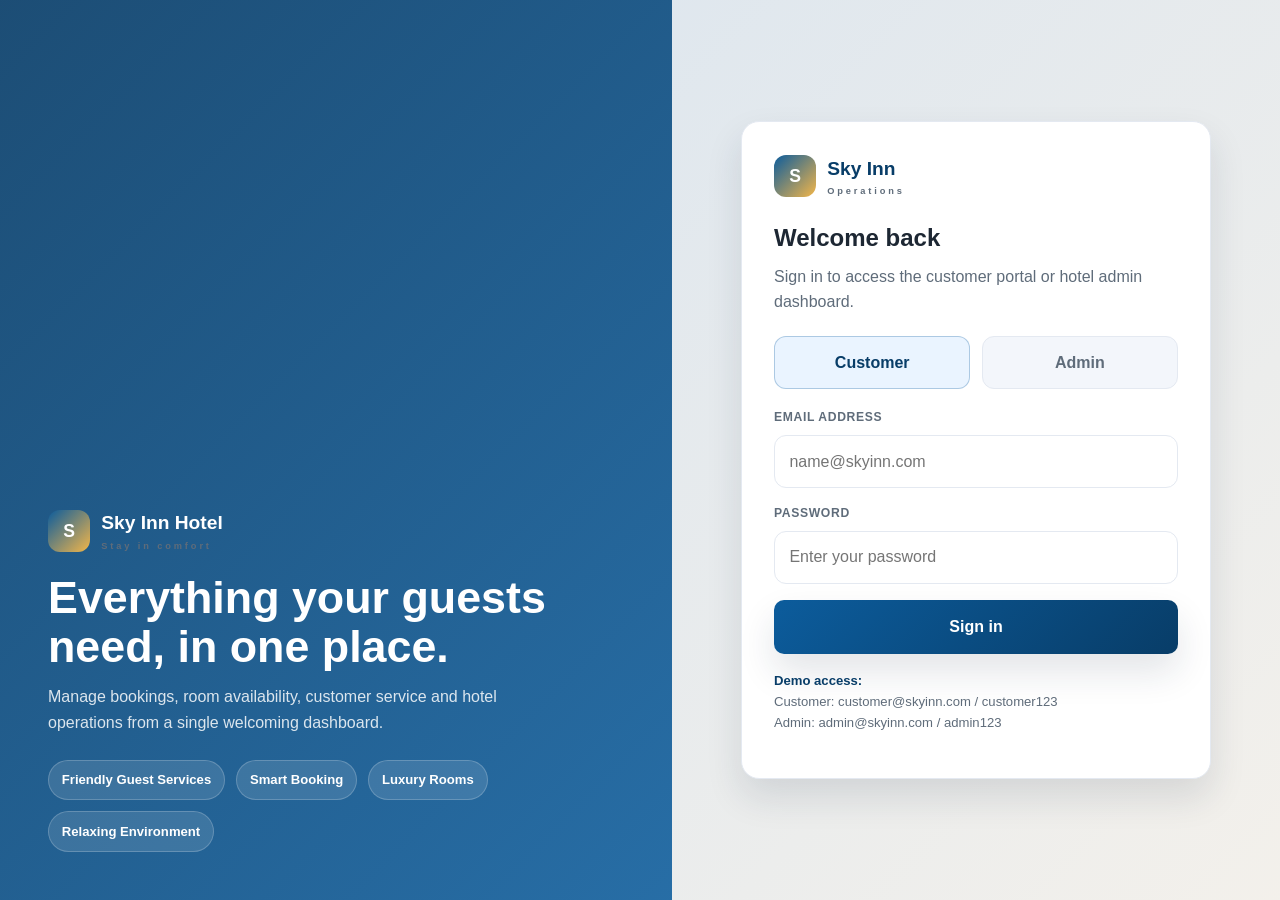
<file: index.html>
<!DOCTYPE html>
<html lang="en">
  <head>
    <meta charset="UTF-8" />
    <meta name="viewport" content="width=device-width, initial-scale=1.0" />
    <link rel="stylesheet" href="assets/css/styles.css" />
    <title>Sky Inn Hotel Login</title>
  </head>
  <body>
    <div class="login-shell">
      <div class="login-visual">
        <div class="login-visual-content">
          <div class="brand" style="color: white; margin-bottom: 1.2rem;">
            <span class="brand-mark">S</span>
            <div>
              <span>Sky Inn Hotel</span>
              <small>Stay in comfort</small>
            </div>
          </div>

          <h1>Everything your guests need, in one place.</h1>
          <p>Manage bookings, room availability, customer service and hotel operations from a single welcoming dashboard.</p>

          <div class="feature-chips">
            <span>Friendly Guest Services</span>
            <span>Smart Booking</span>
            <span>Luxury Rooms</span>
            <span>Relaxing Environment</span>
          </div>
        </div>
      </div>

      <div class="login-panel">
        <div class="login-card">
          <div class="brand" style="margin-bottom: 1rem;">
            <span class="brand-mark">S</span>
            <div>
              <span>Sky Inn</span>
              <small>Operations</small>
            </div>
          </div>

          <h2>Welcome back</h2>
          <p class="subtitle">Sign in to access the customer portal or hotel admin dashboard.</p>

          <div class="role-toggle" aria-label="Select user role">
            <label>
              <input type="radio" name="role" value="customer" checked />
              <span>Customer</span>
            </label>
            <label>
              <input type="radio" name="role" value="admin" />
              <span>Admin</span>
            </label>
          </div>

          <form id="loginForm" class="login-form">
            <div class="field-group">
              <label for="email">Email address</label>
              <input id="email" type="email" placeholder="name@skyinn.com" required />
            </div>

            <div class="field-group">
              <label for="password">Password</label>
              <input id="password" type="password" placeholder="Enter your password" required />
            </div>

            <button type="submit" class="btn primary" style="width: 100%;">Sign in</button>
          </form>

          <p class="form-note">
            <strong>Demo access:</strong><br />
            Customer: customer@skyinn.com / customer123<br />
            Admin: admin@skyinn.com / admin123
          </p>
        </div>
      </div>
    </div>

    <script src="assets/js/app.js"></script>
  </body>
</html>
</file>
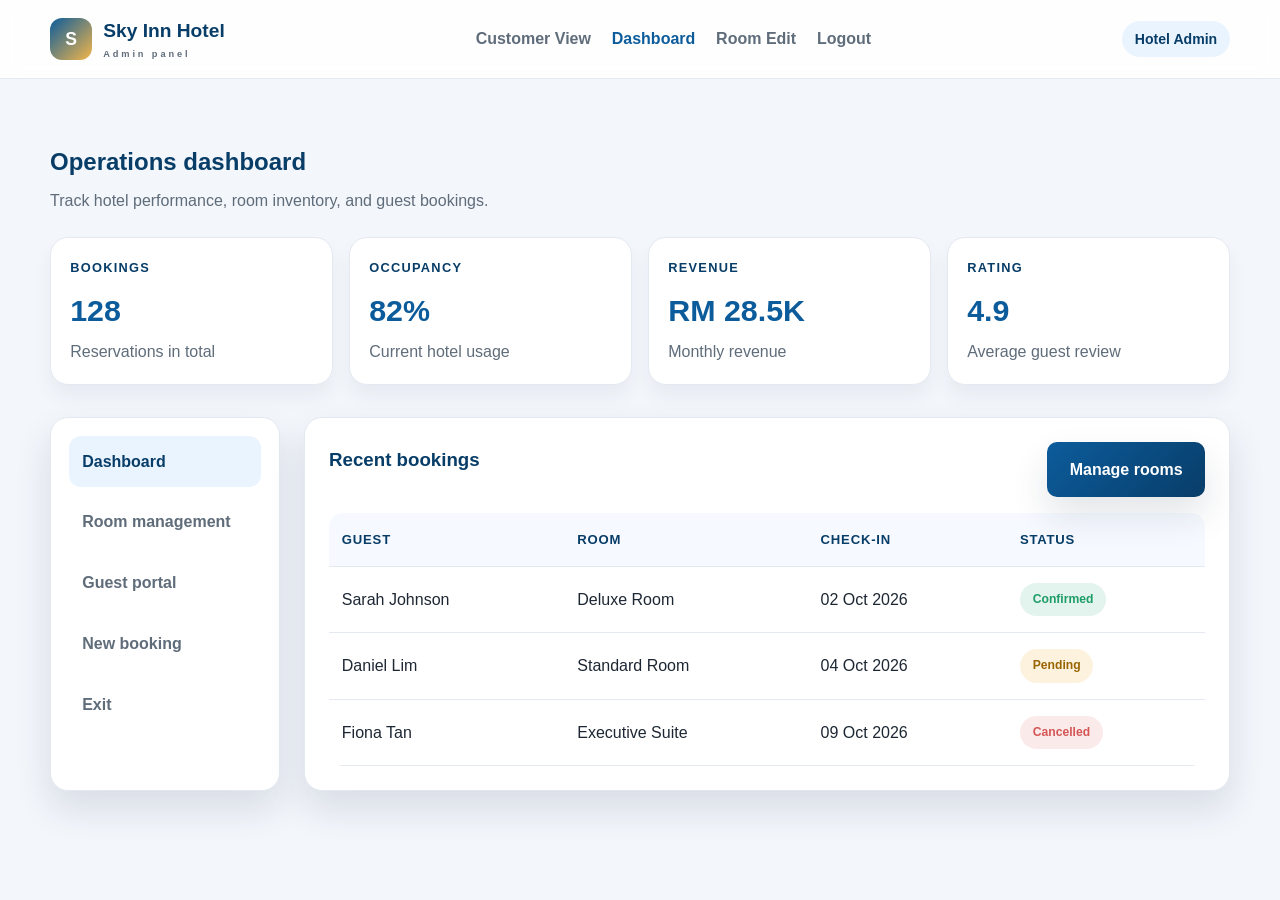
<file: admin-dashboard.html>
<!DOCTYPE html>
<html lang="en">
  <head>
    <meta charset="UTF-8" />
    <meta name="viewport" content="width=device-width, initial-scale=1.0" />
    <link rel="stylesheet" href="assets/css/styles.css" />
    <title>Sky Inn Hotel | Admin Dashboard</title>
  </head>
  <body>
    <header class="site-header">
      <div class="container navbar">
        <div class="brand">
          <span class="brand-mark">S</span>
          <div>
            <span>Sky Inn Hotel</span>
            <small>Admin panel</small>
          </div>
        </div>

        <nav class="nav-links" aria-label="main navigation">
          <a href="welcome.html">Customer View</a>
          <a href="admin-dashboard.html" class="active">Dashboard</a>
          <a href="room-edit.html">Room Edit</a>
          <a href="index.html">Logout</a>
        </nav>

        <div class="nav-meta">
          <span class="user-pill">Hotel Admin</span>
        </div>
      </div>
    </header>

    <main class="section">
      <div class="container">
        <div class="section-header">
          <div>
            <h2>Operations dashboard</h2>
            <p>Track hotel performance, room inventory, and guest bookings.</p>
          </div>
        </div>

        <div class="stat-grid">
          <div class="stat-box">
            <h4>Bookings</h4>
            <strong>128</strong>
            <p>Reservations in total</p>
          </div>

          <div class="stat-box">
            <h4>Occupancy</h4>
            <strong>82%</strong>
            <p>Current hotel usage</p>
          </div>

          <div class="stat-box">
            <h4>Revenue</h4>
            <strong>RM 28.5K</strong>
            <p>Monthly revenue</p>
          </div>

          <div class="stat-box">
            <h4>Rating</h4>
            <strong>4.9</strong>
            <p>Average guest review</p>
          </div>
        </div>

        <div class="admin-layout">
          <aside class="sidebar">
            <nav>
              <a href="admin-dashboard.html" class="active">Dashboard</a>
              <a href="room-edit.html">Room management</a>
              <a href="welcome.html">Guest portal</a>
              <a href="booking.html">New booking</a>
              <a href="index.html">Exit</a>
            </nav>
          </aside>

          <div class="admin-card">
            <div class="inline-box">
              <h3>Recent bookings</h3>
              <a class="btn primary" href="room-edit.html">Manage rooms</a>
            </div>

            <div class="table-wrap">
              <table>
                <thead>
                  <tr>
                    <th>Guest</th>
                    <th>Room</th>
                    <th>Check-in</th>
                    <th>Status</th>
                  </tr>
                </thead>
                <tbody>
                  <tr>
                    <td>Sarah Johnson</td>
                    <td>Deluxe Room</td>
                    <td>02 Oct 2026</td>
                    <td><span class="badge confirmed">Confirmed</span></td>
                  </tr>
                  <tr>
                    <td>Daniel Lim</td>
                    <td>Standard Room</td>
                    <td>04 Oct 2026</td>
                    <td><span class="badge pending">Pending</span></td>
                  </tr>
                  <tr>
                    <td>Fiona Tan</td>
                    <td>Executive Suite</td>
                    <td>09 Oct 2026</td>
                    <td><span class="badge cancelled">Cancelled</span></td>
                  </tr>
                </tbody>
              </table>
            </div>
          </div>
        </div>
      </div>
    </main>
  </body>
</html>
</file>
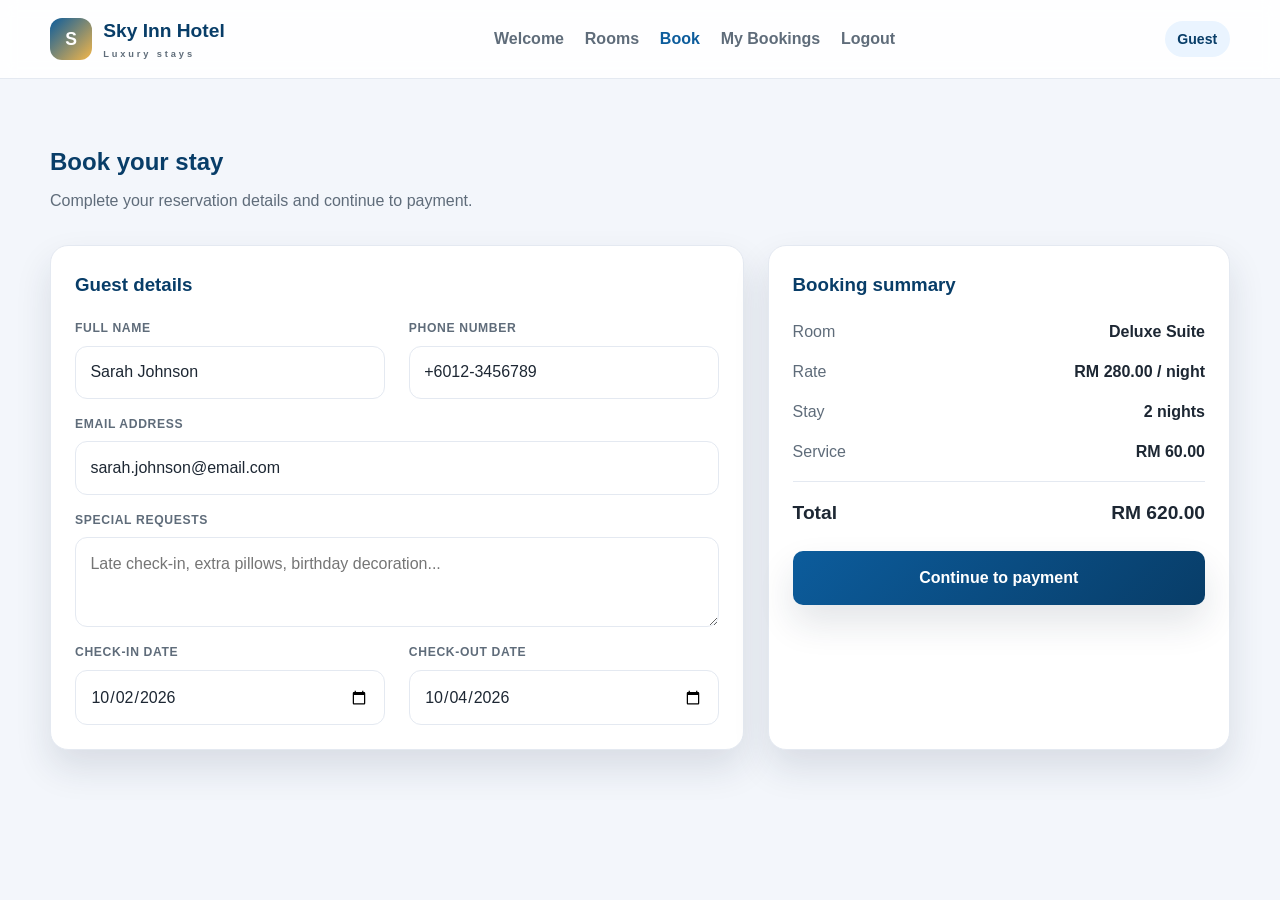
<file: booking.html>
<!DOCTYPE html>
<html lang="en">
  <head>
    <meta charset="UTF-8" />
    <meta name="viewport" content="width=device-width, initial-scale=1.0" />
    <link rel="stylesheet" href="assets/css/styles.css" />
    <title>Sky Inn Hotel | Booking</title>
  </head>
  <body>
    <header class="site-header">
      <div class="container navbar">
        <div class="brand">
          <span class="brand-mark">S</span>
          <div>
            <span>Sky Inn Hotel</span>
            <small>Luxury stays</small>
          </div>
        </div>

        <nav class="nav-links" aria-label="main navigation">
          <a href="welcome.html">Welcome</a>
          <a href="rooms.html">Rooms</a>
          <a href="booking.html" class="active">Book</a>
          <a href="my-bookings.html">My Bookings</a>
          <a href="index.html">Logout</a>
        </nav>

        <div class="nav-meta">
          <span class="user-pill" data-user-badge>Sarah Johnson</span>
        </div>
      </div>
    </header>

    <main class="section">
      <div class="container">
        <div class="section-header">
          <div>
            <h2>Book your stay</h2>
            <p>Complete your reservation details and continue to payment.</p>
          </div>
        </div>

        <div class="booking-layout">
          <div class="checkout-card">
            <h3>Guest details</h3>

            <form>
              <div class="grid two">
                <div class="field-group">
                  <label for="guestFullName">Full name</label>
                  <input id="guestFullName" type="text" value="Sarah Johnson" required />
                </div>

                <div class="field-group">
                  <label for="guestPhone">Phone number</label>
                  <input id="guestPhone" type="tel" value="+6012-3456789" required />
                </div>
              </div>

              <div class="field-group" style="margin-top: 1rem;">
                <label for="guestEmail">Email address</label>
                <input id="guestEmail" type="email" value="sarah.johnson@email.com" required />
              </div>

              <div class="field-group" style="margin-top: 1rem;">
                <label for="bookingNotes">Special requests</label>
                <textarea id="bookingNotes" placeholder="Late check-in, extra pillows, birthday decoration..."></textarea>
              </div>

              <div class="grid two" style="margin-top: 1rem;">
                <div class="field-group">
                  <label for="stayCheckin">Check-in date</label>
                  <input id="stayCheckin" type="date" value="2026-10-02" />
                </div>

                <div class="field-group">
                  <label for="stayCheckout">Check-out date</label>
                  <input id="stayCheckout" type="date" value="2026-10-04" />
                </div>
              </div>
            </form>
          </div>

          <aside class="summary-card" data-booking-summary>
            <h3>Booking summary</h3>
            <ul class="summary-list">
              <li><span>Room</span><strong id="selectedRoomName">Deluxe Room</strong></li>
              <li><span>Rate</span><strong id="selectedRoomPrice">RM 280.00 / night</strong></li>
              <li><span>Stay</span><strong>2 nights</strong></li>
              <li><span>Service</span><strong>RM 60.00</strong></li>
            </ul>

            <div class="total-row">
              <span>Total</span>
              <strong id="bookingTotal">RM 620.00</strong>
            </div>

            <a class="btn primary" href="checkout.html" style="width: 100%; margin-top: 1.4rem;">Continue to payment</a>
          </aside>
        </div>
      </div>
    </main>

    <script src="assets/js/app.js"></script>
  </body>
</html>
</file>
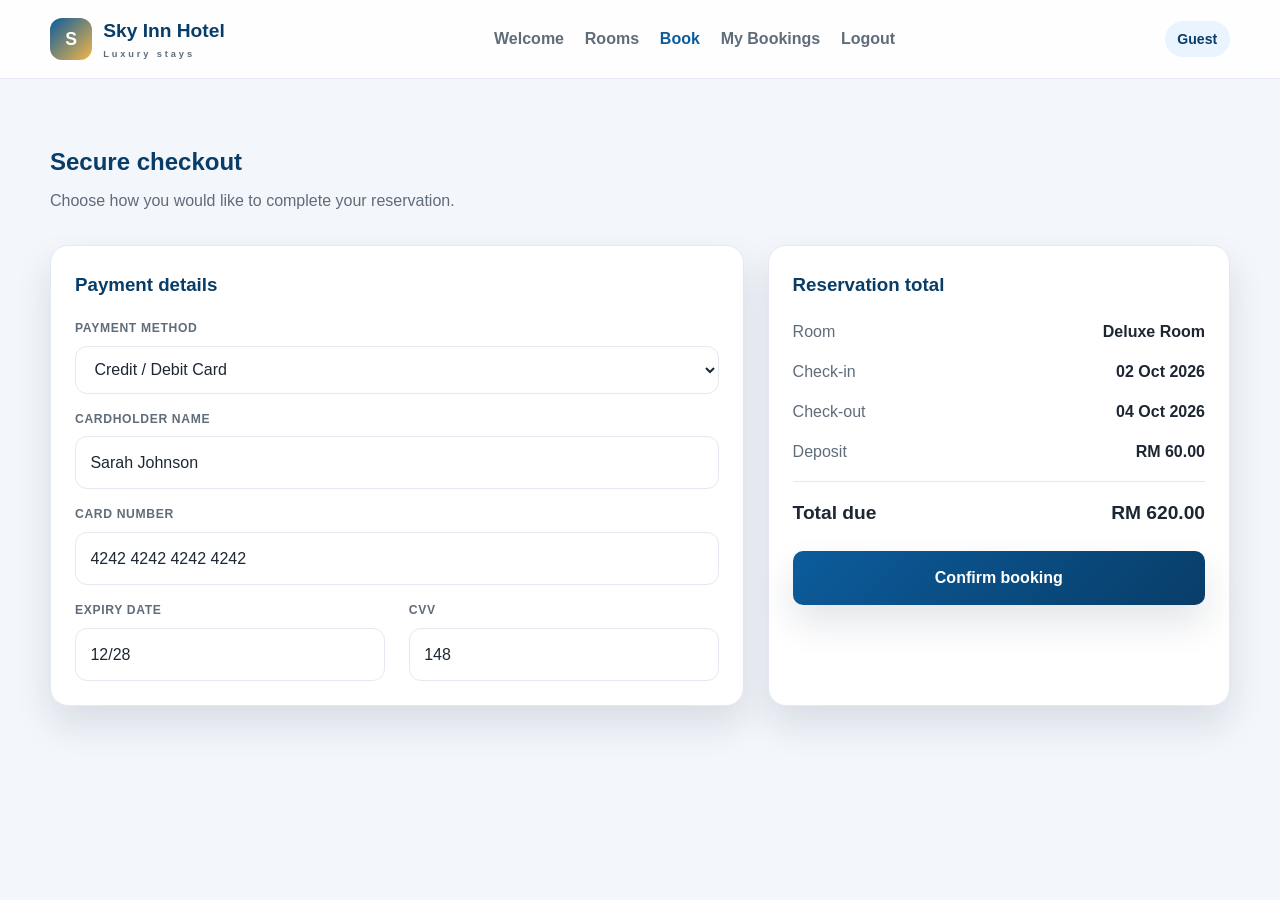
<file: checkout.html>
<!DOCTYPE html>
<html lang="en">
  <head>
    <meta charset="UTF-8" />
    <meta name="viewport" content="width=device-width, initial-scale=1.0" />
    <link rel="stylesheet" href="assets/css/styles.css" />
    <title>Sky Inn Hotel | Checkout</title>
  </head>
  <body>
    <header class="site-header">
      <div class="container navbar">
        <div class="brand">
          <span class="brand-mark">S</span>
          <div>
            <span>Sky Inn Hotel</span>
            <small>Luxury stays</small>
          </div>
        </div>

        <nav class="nav-links" aria-label="main navigation">
          <a href="welcome.html">Welcome</a>
          <a href="rooms.html">Rooms</a>
          <a href="booking.html" class="active">Book</a>
          <a href="my-bookings.html">My Bookings</a>
          <a href="index.html">Logout</a>
        </nav>

        <div class="nav-meta">
          <span class="user-pill" data-user-badge>Sarah Johnson</span>
        </div>
      </div>
    </header>

    <main class="section">
      <div class="container">
        <div class="section-header">
          <div>
            <h2>Secure checkout</h2>
            <p>Choose how you would like to complete your reservation.</p>
          </div>
        </div>

        <div class="booking-layout">
          <div class="checkout-card">
            <h3>Payment details</h3>

            <div class="field-group" style="margin-bottom: 1rem;">
              <label for="paymentMethod">Payment method</label>
              <select id="paymentMethod">
                <option>Credit / Debit Card</option>
                <option>FPX</option>
                <option>Touch 'n Go eWallet</option>
              </select>
            </div>

            <div class="field-group" style="margin-bottom: 1rem;">
              <label for="cardName">Cardholder name</label>
              <input id="cardName" type="text" value="Sarah Johnson" />
            </div>

            <div class="field-group" style="margin-bottom: 1rem;">
              <label for="cardNumber">Card number</label>
              <input id="cardNumber" type="text" value="4242 4242 4242 4242" />
            </div>

            <div class="grid two">
              <div class="field-group">
                <label for="expiry">Expiry date</label>
                <input id="expiry" type="text" value="12/28" />
              </div>

              <div class="field-group">
                <label for="cvv">CVV</label>
                <input id="cvv" type="text" value="148" />
              </div>
            </div>
          </div>

          <aside class="summary-card">
            <h3>Reservation total</h3>
            <ul class="summary-list">
              <li><span>Room</span><strong id="selectedRoomName">Deluxe Room</strong></li>
              <li><span>Check-in</span><strong>02 Oct 2026</strong></li>
              <li><span>Check-out</span><strong>04 Oct 2026</strong></li>
              <li><span>Deposit</span><strong>RM 60.00</strong></li>
            </ul>

            <div class="total-row">
              <span>Total due</span>
              <strong id="bookingTotal">RM 620.00</strong>
            </div>

            <button id="confirmPayment" class="btn primary" style="width: 100%; margin-top: 1.4rem;">Confirm booking</button>
          </aside>
        </div>
      </div>
    </main>

    <script src="assets/js/app.js"></script>
  </body>
</html>
</file>
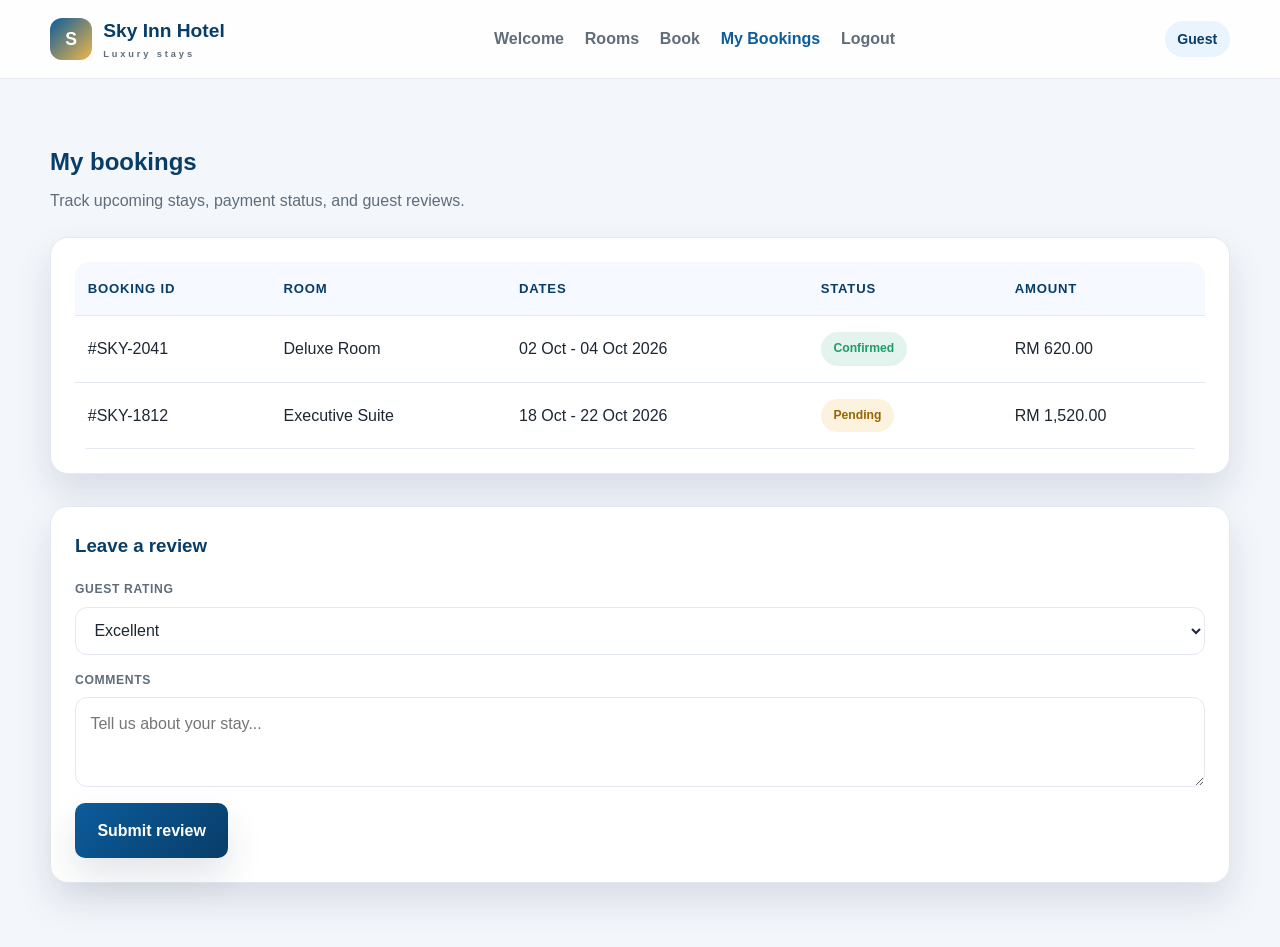
<file: my-bookings.html>
<!DOCTYPE html>
<html lang="en">
  <head>
    <meta charset="UTF-8" />
    <meta name="viewport" content="width=device-width, initial-scale=1.0" />
    <link rel="stylesheet" href="assets/css/styles.css" />
    <title>Sky Inn Hotel | My Bookings</title>
  </head>
  <body>
    <header class="site-header">
      <div class="container navbar">
        <div class="brand">
          <span class="brand-mark">S</span>
          <div>
            <span>Sky Inn Hotel</span>
            <small>Luxury stays</small>
          </div>
        </div>

        <nav class="nav-links" aria-label="main navigation">
          <a href="welcome.html">Welcome</a>
          <a href="rooms.html">Rooms</a>
          <a href="booking.html">Book</a>
          <a href="my-bookings.html" class="active">My Bookings</a>
          <a href="index.html">Logout</a>
        </nav>

        <div class="nav-meta">
          <span class="user-pill" data-user-badge>Sarah Johnson</span>
        </div>
      </div>
    </header>

    <main class="section">
      <div class="container">
        <div class="section-header">
          <div>
            <h2>My bookings</h2>
            <p>Track upcoming stays, payment status, and guest reviews.</p>
          </div>
        </div>

        <div class="table-wrap admin-card">
          <table>
            <thead>
              <tr>
                <th>Booking ID</th>
                <th>Room</th>
                <th>Dates</th>
                <th>Status</th>
                <th>Amount</th>
              </tr>
            </thead>
            <tbody>
              <tr>
                <td>#SKY-2041</td>
                <td>Deluxe Room</td>
                <td>02 Oct - 04 Oct 2026</td>
                <td><span class="badge confirmed">Confirmed</span></td>
                <td>RM 620.00</td>
              </tr>

              <tr>
                <td>#SKY-1812</td>
                <td>Executive Suite</td>
                <td>18 Oct - 22 Oct 2026</td>
                <td><span class="badge pending">Pending</span></td>
                <td>RM 1,520.00</td>
              </tr>
            </tbody>
          </table>
        </div>

        <div class="checkout-card" style="margin-top: 2rem;">
          <h3>Leave a review</h3>
          <div class="field-group">
            <label for="reviewRating">Guest rating</label>
            <select id="reviewRating">
              <option>Excellent</option>
              <option>Very good</option>
              <option>Good</option>
              <option>Average</option>
            </select>
          </div>

          <div class="field-group" style="margin-top: 1rem;">
            <label for="reviewComment">Comments</label>
            <textarea id="reviewComment" placeholder="Tell us about your stay..."></textarea>
          </div>

          <button class="btn primary" style="margin-top: 1rem;">Submit review</button>
        </div>
      </div>
    </main>

    <script src="assets/js/app.js"></script>
  </body>
</html>
</file>
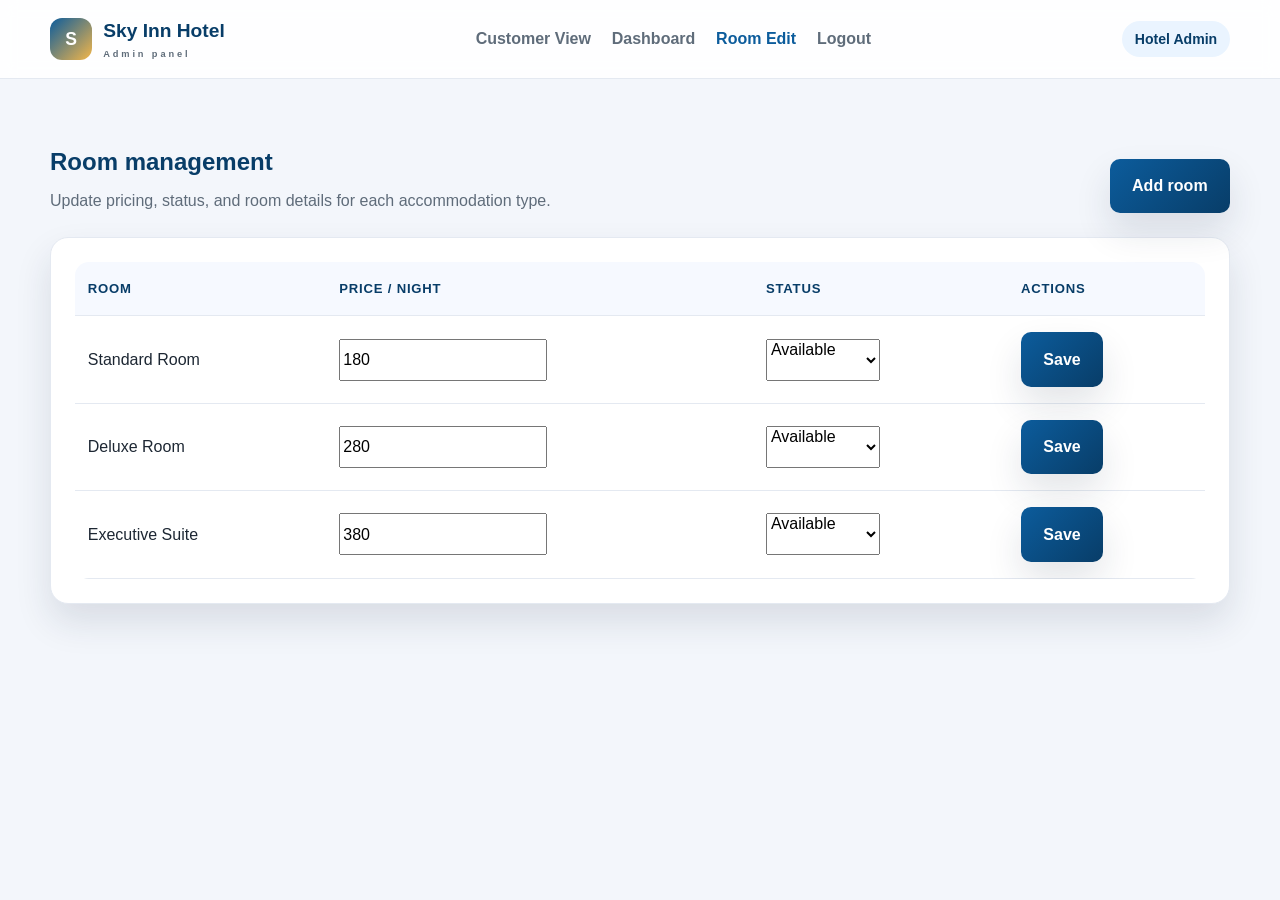
<file: room-edit.html>
<!DOCTYPE html>
<html lang="en">
  <head>
    <meta charset="UTF-8" />
    <meta name="viewport" content="width=device-width, initial-scale=1.0" />
    <link rel="stylesheet" href="assets/css/styles.css" />
    <title>Sky Inn Hotel | Room Edit</title>
  </head>
  <body>
    <header class="site-header">
      <div class="container navbar">
        <div class="brand">
          <span class="brand-mark">S</span>
          <div>
            <span>Sky Inn Hotel</span>
            <small>Admin panel</small>
          </div>
        </div>

        <nav class="nav-links" aria-label="main navigation">
          <a href="welcome.html">Customer View</a>
          <a href="admin-dashboard.html">Dashboard</a>
          <a href="room-edit.html" class="active">Room Edit</a>
          <a href="index.html">Logout</a>
        </nav>

        <div class="nav-meta">
          <span class="user-pill">Hotel Admin</span>
        </div>
      </div>
    </header>

    <main class="section">
      <div class="container">
        <div class="section-header">
          <div>
            <h2>Room management</h2>
            <p>Update pricing, status, and room details for each accommodation type.</p>
          </div>
          <button class="btn primary">Add room</button>
        </div>

        <div class="admin-card">
          <div class="table-wrap">
            <table>
              <thead>
                <tr>
                  <th>Room</th>
                  <th>Price / night</th>
                  <th>Status</th>
                  <th>Actions</th>
                </tr>
              </thead>
              <tbody>
                <tr>
                  <td>Standard Room</td>
                  <td><input type="number" value="180" class="field-group" style="min-height: 42px;" /></td>
                  <td>
                    <select class="field-group" style="min-height: 42px;">
                      <option selected>Available</option>
                      <option>Booked</option>
                      <option>Maintenance</option>
                    </select>
                  </td>
                  <td><button class="btn primary">Save</button></td>
                </tr>

                <tr>
                  <td>Deluxe Room</td>
                  <td><input type="number" value="280" class="field-group" style="min-height: 42px;" /></td>
                  <td>
                    <select class="field-group" style="min-height: 42px;">
                      <option selected>Available</option>
                      <option>Booked</option>
                      <option>Maintenance</option>
                    </select>
                  </td>
                  <td><button class="btn primary">Save</button></td>
                </tr>

                <tr>
                  <td>Executive Suite</td>
                  <td><input type="number" value="380" class="field-group" style="min-height: 42px;" /></td>
                  <td>
                    <select class="field-group" style="min-height: 42px;">
                      <option selected>Available</option>
                      <option>Booked</option>
                      <option>Maintenance</option>
                    </select>
                  </td>
                  <td><button class="btn primary">Save</button></td>
                </tr>
              </tbody>
            </table>
          </div>
        </div>
      </div>
    </main>
  </body>
</html>
</file>
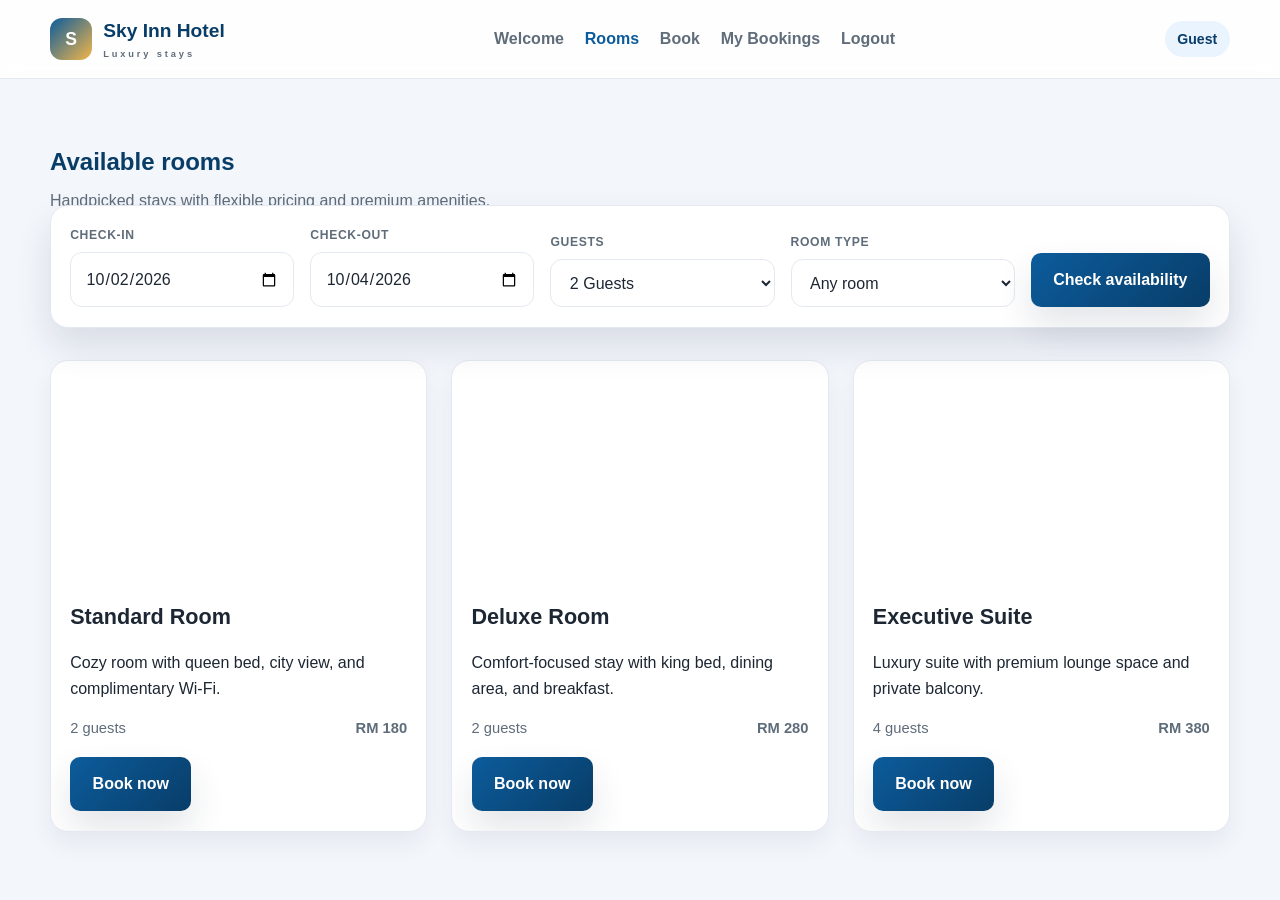
<file: rooms.html>
<!DOCTYPE html>
<html lang="en">
  <head>
    <meta charset="UTF-8" />
    <meta name="viewport" content="width=device-width, initial-scale=1.0" />
    <link rel="stylesheet" href="assets/css/styles.css" />
    <title>Sky Inn Hotel | Rooms</title>
  </head>
  <body>
    <header class="site-header">
      <div class="container navbar">
        <div class="brand">
          <span class="brand-mark">S</span>
          <div>
            <span>Sky Inn Hotel</span>
            <small>Luxury stays</small>
          </div>
        </div>

        <nav class="nav-links" aria-label="main navigation">
          <a href="welcome.html">Welcome</a>
          <a href="rooms.html" class="active">Rooms</a>
          <a href="booking.html">Book</a>
          <a href="my-bookings.html">My Bookings</a>
          <a href="index.html">Logout</a>
        </nav>

        <div class="nav-meta">
          <span class="user-pill" data-user-badge>Sarah Johnson</span>
        </div>
      </div>
    </header>

    <main class="section">
      <div class="container">
        <div class="section-header">
          <div>
            <h2>Available rooms</h2>
            <p>Handpicked stays with flexible pricing and premium amenities.</p>
          </div>
        </div>

        <div class="panel search-box">
          <div class="search-panel">
            <div class="field-group">
              <label for="checkin">Check-in</label>
              <input id="checkin" type="date" value="2026-10-02" />
            </div>

            <div class="field-group">
              <label for="checkout">Check-out</label>
              <input id="checkout" type="date" value="2026-10-04" />
            </div>

            <div class="field-group">
              <label for="guests">Guests</label>
              <select id="guests">
                <option>2 Guests</option>
                <option>3 Guests</option>
                <option>4 Guests</option>
              </select>
            </div>

            <div class="field-group">
              <label for="roomtype">Room type</label>
              <select id="roomtype">
                <option>Any room</option>
                <option>Standard</option>
                <option>Deluxe</option>
                <option>Executive</option>
              </select>
            </div>

            <button class="btn primary" type="button">Check availability</button>
          </div>
        </div>

        <div class="grid three" style="margin-top: 2rem;">
          <article class="room-card">
            <div class="room-image" style="background-image:url('https://images.unsplash.com/photo-1505693416388-ac5ce068fe85?auto=format&fit=crop&w=900&q=80');"></div>
            <div class="room-body">
              <h3>Standard Room</h3>
              <p>Cozy room with queen bed, city view, and complimentary Wi-Fi.</p>
              <div class="meta-row">
                <span>2 guests</span>
                <span class="price">RM 180</span>
              </div>
              <button class="btn primary" data-room-book data-room-name="Standard Room" data-room-type="Standard" data-room-price="180">Book now</button>
            </div>
          </article>

          <article class="room-card">
            <div class="room-image" style="background-image:url('https://images.unsplash.com/photo-1522708323590-d24dbb6b0267?auto=format&fit=crop&w=900&q=80');"></div>
            <div class="room-body">
              <h3>Deluxe Room</h3>
              <p>Comfort-focused stay with king bed, dining area, and breakfast.</p>
              <div class="meta-row">
                <span>2 guests</span>
                <span class="price">RM 280</span>
              </div>
              <button class="btn primary" data-room-book data-room-name="Deluxe Room" data-room-type="Deluxe" data-room-price="280">Book now</button>
            </div>
          </article>

          <article class="room-card">
            <div class="room-image" style="background-image:url('https://images.unsplash.com/photo-1494526585095-c41746248156?auto=format&fit=crop&w=900&q=80');"></div>
            <div class="room-body">
              <h3>Executive Suite</h3>
              <p>Luxury suite with premium lounge space and private balcony.</p>
              <div class="meta-row">
                <span>4 guests</span>
                <span class="price">RM 380</span>
              </div>
              <button class="btn primary" data-room-book data-room-name="Executive Suite" data-room-type="Executive" data-room-price="380">Book now</button>
            </div>
          </article>
        </div>
      </div>
    </main>

    <script src="assets/js/app.js"></script>
  </body>
</html>
</file>
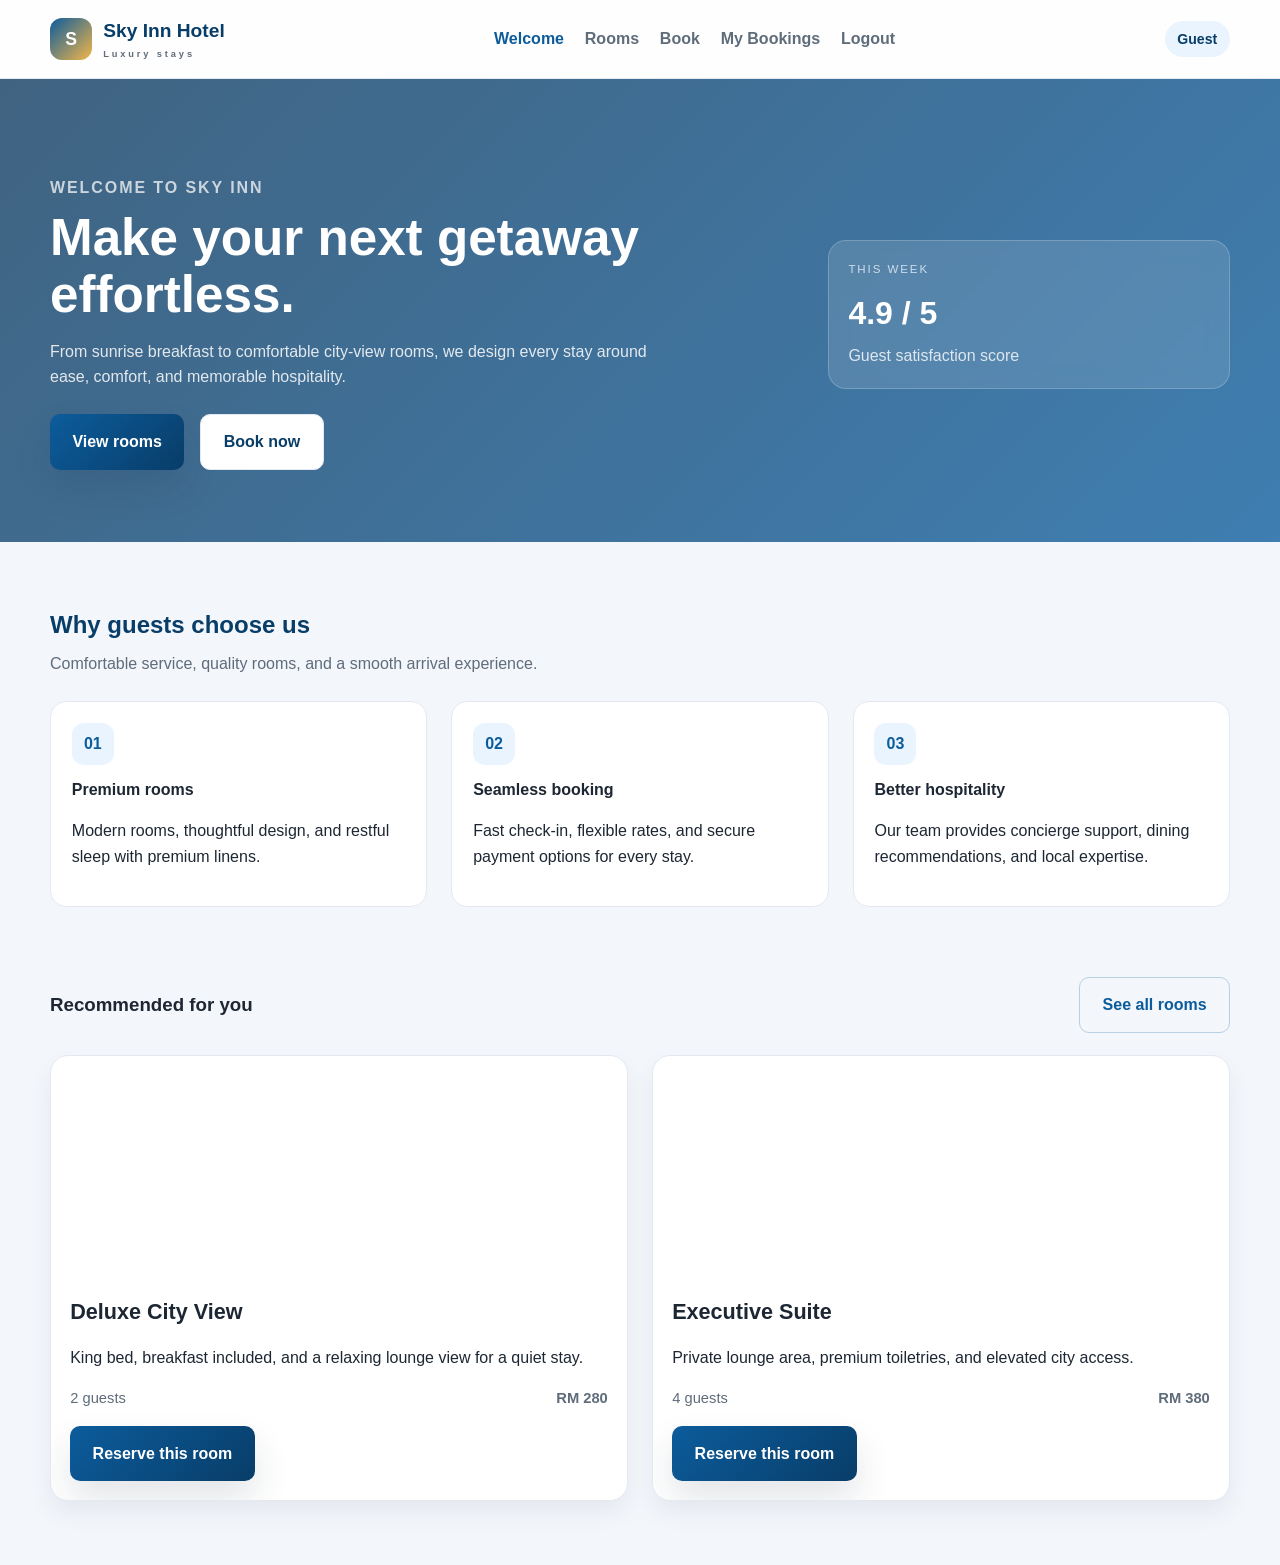
<file: welcome.html>
<!DOCTYPE html>
<html lang="en">
  <head>
    <meta charset="UTF-8" />
    <meta name="viewport" content="width=device-width, initial-scale=1.0" />
    <link rel="stylesheet" href="assets/css/styles.css" />
    <title>Sky Inn Hotel | Welcome</title>
  </head>
  <body data-page="welcome">
    <header class="site-header">
      <div class="container navbar">
        <div class="brand">
          <span class="brand-mark">S</span>
          <div>
            <span>Sky Inn Hotel</span>
            <small>Luxury stays</small>
          </div>
        </div>

        <nav class="nav-links" aria-label="main navigation">
          <a href="welcome.html" class="active">Welcome</a>
          <a href="rooms.html">Rooms</a>
          <a href="booking.html">Book</a>
          <a href="my-bookings.html">My Bookings</a>
          <a href="index.html">Logout</a>
        </nav>

        <div class="nav-meta">
          <span class="user-pill" data-user-badge>Sarah Johnson</span>
        </div>
      </div>
    </header>

    <main>
      <section class="hero">
        <div class="container hero-inner">
          <div>
            <p style="text-transform: uppercase; letter-spacing: .12rem; font-weight:700; opacity: .85; margin-bottom:0.6rem;">Welcome to Sky Inn</p>
            <h1>Make your next getaway effortless.</h1>
            <p>From sunrise breakfast to comfortable city-view rooms, we design every stay around ease, comfort, and memorable hospitality.</p>

            <div class="hero-actions">
              <a class="btn primary" href="rooms.html">View rooms</a>
              <a class="btn secondary" href="booking.html">Book now</a>
            </div>
          </div>

          <div class="hero-card">
            <span class="mini-label">This week</span>
            <h3>4.9 / 5</h3>
            <span>Guest satisfaction score</span>
          </div>
        </div>
      </section>

      <section class="section">
        <div class="container">
          <div class="section-header">
            <div>
              <h2>Why guests choose us</h2>
              <p>Comfortable service, quality rooms, and a smooth arrival experience.</p>
            </div>
          </div>

          <div class="grid three">
            <article class="info-card">
              <div class="icon-badge">01</div>
              <h4>Premium rooms</h4>
              <p>Modern rooms, thoughtful design, and restful sleep with premium linens.</p>
            </article>

            <article class="info-card">
              <div class="icon-badge">02</div>
              <h4>Seamless booking</h4>
              <p>Fast check-in, flexible rates, and secure payment options for every stay.</p>
            </article>

            <article class="info-card">
              <div class="icon-badge">03</div>
              <h4>Better hospitality</h4>
              <p>Our team provides concierge support, dining recommendations, and local expertise.</p>
            </article>
          </div>
        </div>
      </section>

      <section class="section" style="padding-top: 0;">
        <div class="container">
          <div class="inline-box">
            <h3>Recommended for you</h3>
            <a class="btn ghost" href="rooms.html">See all rooms</a>
          </div>

          <div class="grid two">
            <div class="room-card">
              <div class="room-image" style="background-image:url('https://images.unsplash.com/photo-1505693416388-ac5ce068fe85?auto=format&fit=crop&w=900&q=80');"></div>
              <div class="room-body">
                <h3>Deluxe City View</h3>
                <p>King bed, breakfast included, and a relaxing lounge view for a quiet stay.</p>
                <div class="meta-row">
                  <span>2 guests</span>
                  <span class="price">RM 280</span>
                </div>
                <a class="btn primary" href="booking.html">Reserve this room</a>
              </div>
            </div>

            <div class="room-card">
              <div class="room-image" style="background-image:url('https://images.unsplash.com/photo-1522708323590-d24dbb6b0267?auto=format&fit=crop&w=900&q=80');"></div>
              <div class="room-body">
                <h3>Executive Suite</h3>
                <p>Private lounge area, premium toiletries, and elevated city access.</p>
                <div class="meta-row">
                  <span>4 guests</span>
                  <span class="price">RM 380</span>
                </div>
                <a class="btn primary" href="booking.html">Reserve this room</a>
              </div>
            </div>
          </div>
        </div>
      </section>
    </main>

    <script src="assets/js/app.js"></script>
  </body>
</html>
</file>
<file: assets/css/styles.css>
:root {
  --primary: #0c5c9c;
  --primary-dark: #083d68;
  --primary-soft: #eaf4ff;
  --secondary: #f3b649;
  --success: #1e9d68;
  --danger: #d65555;
  --dark: #1d2733;
  --muted: #5f6c7a;
  --bg: #f3f6fb;
  --panel: #ffffff;
  --border: #e4e9f1;
  --shadow: 0 18px 36px rgba(24, 42, 68, 0.12);
}

* {
  box-sizing: border-box;
}

html {
  scroll-behavior: smooth;
}

body {
  margin: 0;
  font-family: "Segoe UI", Tahoma, Geneva, Verdana, sans-serif;
  background: var(--bg);
  color: var(--dark);
  line-height: 1.6;
}

a {
  color: inherit;
  text-decoration: none;
}

button,
input,
select,
textarea {
  font: inherit;
}

img {
  max-width: 100%;
  display: block;
}

.container {
  width: min(1180px, calc(100% - 2rem));
  margin: 0 auto;
}

.site-header {
  position: sticky;
  top: 0;
  z-index: 10;
  backdrop-filter: blur(8px);
  background: rgba(255, 255, 255, 0.9);
  border-bottom: 1px solid var(--border);
}

.navbar {
  display: flex;
  align-items: center;
  justify-content: space-between;
  min-height: 78px;
  gap: 1rem;
}

.brand {
  display: flex;
  align-items: center;
  gap: 0.7rem;
  font-weight: 800;
  font-size: 1.2rem;
  color: var(--primary-dark);
}

.brand-mark {
  width: 42px;
  height: 42px;
  display: inline-flex;
  align-items: center;
  justify-content: center;
  border-radius: 12px;
  background: linear-gradient(135deg, var(--primary), var(--secondary));
  color: white;
  font-size: 1.1rem;
}

.brand small {
  display: block;
  letter-spacing: 0.18rem;
  font-size: 0.58rem;
  color: var(--muted);
  font-weight: 700;
}

.nav-links {
  display: flex;
  align-items: center;
  gap: 1.3rem;
  flex-wrap: wrap;
}

.nav-links a {
  color: var(--muted);
  font-weight: 600;
  transition: color 0.2s ease;
}

.nav-links a:hover,
.nav-links a.active {
  color: var(--primary);
}

.nav-meta {
  display: flex;
  align-items: center;
  gap: 0.8rem;
}

.user-pill {
  display: inline-flex;
  align-items: center;
  gap: 0.5rem;
  padding: 0.45rem 0.8rem;
  background: var(--primary-soft);
  color: var(--primary-dark);
  border-radius: 999px;
  font-size: 0.88rem;
  font-weight: 700;
}

.btn {
  display: inline-flex;
  align-items: center;
  justify-content: center;
  gap: 0.5rem;
  border: none;
  border-radius: 10px;
  padding: 0.9rem 1.4rem;
  font-weight: 700;
  cursor: pointer;
  transition: transform 0.2s ease, opacity 0.2s ease, box-shadow 0.2s ease;
}

.btn:hover {
  transform: translateY(-1px);
}

.btn.primary {
  background: linear-gradient(135deg, var(--primary), var(--primary-dark));
  color: white;
  box-shadow: var(--shadow);
}

.btn.secondary {
  background: white;
  color: var(--primary-dark);
  border: 1px solid var(--border);
}

.btn.warning {
  background: linear-gradient(135deg, #f2bf52, #ef9f1a);
  color: white;
}

.btn.danger {
  background: linear-gradient(135deg, #e55f6b, #bf3f4c);
  color: white;
}

.btn.ghost {
  background: transparent;
  color: var(--primary);
  border: 1px solid rgba(12, 92, 156, 0.25);
}

.section {
  padding: 4rem 0;
}

.hero {
  background: linear-gradient(135deg, rgba(14, 58, 95, 0.78), rgba(12, 92, 156, 0.78)), url("https://images.unsplash.com/photo-1566073771259-6a8506099945?auto=format&fit=crop&w=1400&q=80") center/cover no-repeat;
  color: white;
  padding: 5rem 0 4.5rem;
}

.hero-inner {
  display: grid;
  grid-template-columns: 1.3fr 0.7fr;
  gap: 2rem;
  align-items: center;
}

.hero h1 {
  font-size: clamp(2.2rem, 4vw, 4rem);
  line-height: 1.1;
  margin: 0 0 1rem;
}

.hero p {
  color: rgba(255, 255, 255, 0.85);
  max-width: 620px;
  margin-bottom: 1.5rem;
}

.hero-actions {
  display: flex;
  gap: 1rem;
  flex-wrap: wrap;
}

.hero-card {
  background: rgba(255, 255, 255, 0.12);
  border: 1px solid rgba(255, 255, 255, 0.2);
  border-radius: 18px;
  padding: 1.2rem;
  backdrop-filter: blur(10px);
}

.hero-card .mini-label {
  color: rgba(255, 255, 255, 0.72);
  text-transform: uppercase;
  letter-spacing: 0.12rem;
  font-size: 0.72rem;
  display: block;
  margin-bottom: 0.6rem;
}

.hero-card h3 {
  font-size: 2rem;
  margin: 0 0 0.25rem;
}

.hero-card span {
  color: rgba(255, 255, 255, 0.8);
}

.panel {
  background: var(--panel);
  border: 1px solid var(--border);
  border-radius: 18px;
  box-shadow: var(--shadow);
}

.search-box {
  margin-top: -2rem;
  position: relative;
}

.search-panel {
  display: grid;
  grid-template-columns: repeat(4, minmax(0, 1fr)) auto;
  gap: 1rem;
  padding: 1.2rem;
  align-items: end;
}

.field-group {
  display: flex;
  flex-direction: column;
  gap: 0.45rem;
}

.field-group label {
  font-size: 0.76rem;
  font-weight: 700;
  letter-spacing: 0.04rem;
  color: var(--muted);
  text-transform: uppercase;
}

.field-group input,
.field-group select,
.field-group textarea {
  width: 100%;
  border: 1px solid var(--border);
  border-radius: 12px;
  min-height: 48px;
  padding: 0.8rem 0.9rem;
  background: white;
  color: var(--dark);
}

.field-group textarea {
  min-height: 90px;
  resize: vertical;
}

.section-header {
  display: flex;
  align-items: end;
  justify-content: space-between;
  gap: 1rem;
  margin-bottom: 1.5rem;
}

.section-header h2,
.section-header h3 {
  margin: 0;
  color: var(--primary-dark);
}

.section-header p {
  margin: 0.4rem 0 0;
  color: var(--muted);
}

.grid {
  display: grid;
  gap: 1.5rem;
}

.grid.three {
  grid-template-columns: repeat(3, minmax(0, 1fr));
}

.grid.two {
  grid-template-columns: repeat(2, minmax(0, 1fr));
}

.room-card {
  overflow: hidden;
  border: 1px solid var(--border);
  border-radius: 18px;
  background: white;
  box-shadow: 0 12px 24px rgba(10, 24, 50, 0.06);
}

.room-image {
  height: 220px;
  background-size: cover;
  background-position: center;
}

.room-body {
  padding: 1.2rem;
}

.room-body h3 {
  margin: 0 0 0.25rem;
  font-size: 1.35rem;
}

.meta-row {
  display: flex;
  align-items: center;
  justify-content: space-between;
  gap: 1rem;
  margin: 1rem 0;
}

.meta-row span {
  color: var(--muted);
  font-size: 0.92rem;
}

.price {
  font-size: 1.6rem;
  font-weight: 800;
  color: var(--primary);
}

.card-list {
  display: grid;
  gap: 1rem;
}

.info-card {
  padding: 1.3rem;
  border: 1px solid var(--border);
  border-radius: 16px;
  background: white;
}

.info-card h4 {
  margin: 0 0 0.5rem;
}

.icon-badge {
  display: inline-flex;
  align-items: center;
  justify-content: center;
  width: 42px;
  height: 42px;
  border-radius: 12px;
  background: var(--primary-soft);
  color: var(--primary);
  font-weight: 800;
  margin-bottom: 0.75rem;
}

.booking-layout {
  display: grid;
  grid-template-columns: 1.2fr 0.8fr;
  gap: 1.5rem;
  margin-top: 2rem;
}

.checkout-card,
.summary-card,
.login-card,
.admin-card {
  background: white;
  border: 1px solid var(--border);
  border-radius: 18px;
  box-shadow: var(--shadow);
  padding: 1.5rem;
}

.summary-card {
  position: sticky;
  top: 110px;
}

.summary-card h3,
.checkout-card h3,
.login-card h3,
.admin-card h3 {
  margin-top: 0;
  color: var(--primary-dark);
}

.summary-list {
  list-style: none;
  padding: 0;
  margin: 1rem 0;
  display: grid;
  gap: 0.9rem;
}

.summary-list li {
  display: flex;
  justify-content: space-between;
  gap: 1rem;
  color: var(--muted);
}

.summary-list li strong {
  color: var(--dark);
}

.total-row {
  display: flex;
  justify-content: space-between;
  font-size: 1.2rem;
  font-weight: 800;
  color: var(--dark);
  padding-top: 1rem;
  border-top: 1px solid var(--border);
  margin-top: 1rem;
}

.badge {
  display: inline-flex;
  align-items: center;
  padding: 0.44rem 0.8rem;
  border-radius: 999px;
  font-size: 0.76rem;
  font-weight: 700;
}

.badge.confirmed {
  background: rgba(30, 157, 104, 0.12);
  color: var(--success);
}

.badge.pending {
  background: rgba(243, 182, 73, 0.18);
  color: #986400;
}

.badge.cancelled {
  background: rgba(214, 85, 85, 0.12);
  color: var(--danger);
}

.table-wrap {
  overflow-x: auto;
}

table {
  width: 100%;
  border-collapse: collapse;
  background: white;
  border-radius: 14px;
  overflow: hidden;
}

th,
td {
  padding: 1rem 0.8rem;
  text-align: left;
  border-bottom: 1px solid var(--border);
}

th {
  background: #f6f9ff;
  color: var(--primary-dark);
  font-size: 0.82rem;
  letter-spacing: 0.05rem;
  text-transform: uppercase;
}

.stat-grid {
  display: grid;
  grid-template-columns: repeat(4, minmax(0, 1fr));
  gap: 1rem;
  margin-bottom: 1.5rem;
}

.stat-box {
  background: white;
  border: 1px solid var(--border);
  border-radius: 18px;
  box-shadow: 0 12px 20px rgba(18, 35, 56, 0.05);
  padding: 1.2rem;
}

.stat-box p {
  margin: 0.3rem 0 0;
  color: var(--muted);
}

.stat-box h4 {
  margin: 0;
  color: var(--primary-dark);
  font-size: 0.8rem;
  letter-spacing: 0.08rem;
  text-transform: uppercase;
}

.stat-box strong {
  display: block;
  margin-top: 0.5rem;
  font-size: 1.9rem;
  color: var(--primary);
}

.admin-layout {
  display: grid;
  grid-template-columns: 230px 1fr;
  gap: 1.5rem;
  margin-top: 2rem;
}

.sidebar {
  background: var(--panel);
  border: 1px solid var(--border);
  border-radius: 18px;
  padding: 1.1rem;
  box-shadow: var(--shadow);
}

.sidebar nav {
  display: grid;
  gap: 0.6rem;
}

.sidebar a {
  display: block;
  border-radius: 12px;
  padding: 0.8rem 0.85rem;
  color: var(--muted);
  font-weight: 700;
}

.sidebar a.active,
.sidebar a:hover {
  background: var(--primary-soft);
  color: var(--primary-dark);
}

.mini-form {
  display: flex;
  gap: 0.75rem;
  align-items: center;
  flex-wrap: wrap;
}

.inline-box {
  display: flex;
  align-items: center;
  justify-content: space-between;
  gap: 1rem;
  margin-bottom: 1rem;
}

.login-shell {
  display: grid;
  grid-template-columns: 1.05fr 0.95fr;
  min-height: 100vh;
  background: linear-gradient(135deg, rgba(12, 92, 156, 0.12), rgba(243, 182, 73, 0.09));
}

.login-visual {
  background: linear-gradient(135deg, rgba(8, 61, 104, 0.9), rgba(12, 92, 156, 0.88)), url("https://images.unsplash.com/photo-1505693416388-ac5ce068fe85?auto=format&fit=crop&w=1200&q=80") center/cover no-repeat;
  position: relative;
  padding: 3rem;
  color: white;
  display: flex;
  align-items: end;
}

.login-visual-content {
  max-width: 520px;
}

.login-visual-content h1 {
  font-size: clamp(2.4rem, 3.5vw, 4rem);
  line-height: 1.1;
  margin: 0 0 0.8rem;
}

.login-visual-content p {
  color: rgba(255, 255, 255, 0.84);
  margin: 0 0 1.5rem;
}

.feature-chips {
  display: flex;
  flex-wrap: wrap;
  gap: 0.7rem;
}

.feature-chips span {
  padding: 0.55rem 0.8rem;
  border-radius: 999px;
  background: rgba(255, 255, 255, 0.12);
  border: 1px solid rgba(255, 255, 255, 0.2);
  font-size: 0.82rem;
  font-weight: 700;
}

.login-panel {
  display: flex;
  align-items: center;
  justify-content: center;
  padding: 2rem;
}

.login-card {
  width: min(100%, 470px);
  padding: 2rem;
}

.login-card h2 {
  margin-bottom: 0.4rem;
}

.subtitle {
  margin: 0 0 1.3rem;
  color: var(--muted);
}

.role-toggle {
  display: grid;
  grid-template-columns: repeat(2, minmax(0, 1fr));
  gap: 0.7rem;
  margin-bottom: 1.2rem;
}

.role-toggle label {
  display: flex;
  align-items: center;
  justify-content: center;
  gap: 0.5rem;
  background: var(--bg);
  border: 1px solid var(--border);
  border-radius: 12px;
  padding: 0.8rem 1rem;
  cursor: pointer;
  font-weight: 700;
  color: var(--muted);
}

.role-toggle input {
  display: none;
}

.role-toggle input:checked + span {
  color: var(--primary-dark);
}

.role-toggle label:has(input:checked) {
  background: var(--primary-soft);
  border-color: rgba(12, 92, 156, 0.28);
}

.login-form {
  display: grid;
  gap: 1rem;
}

.form-note {
  margin-top: 1rem;
  font-size: 0.82rem;
  color: var(--muted);
}

.form-note strong {
  color: var(--primary-dark);
}

@media (max-width: 980px) {
  .hero-inner,
  .booking-layout,
  .admin-layout,
  .login-shell {
    grid-template-columns: 1fr;
  }

  .search-panel,
  .stat-grid,
  .grid.three,
  .grid.two {
    grid-template-columns: 1fr 1fr;
  }

  .navbar {
    flex-wrap: wrap;
    padding: 0.8rem 0;
  }
}

@media (max-width: 640px) {
  .search-panel,
  .stat-grid,
  .grid.three,
  .grid.two,
  .role-toggle {
    grid-template-columns: 1fr;
  }

  .nav-links {
    justify-content: center;
  }

  .hero {
    padding-top: 4rem;
  }

  .section {
    padding: 3rem 0;
  }
}
</file>
